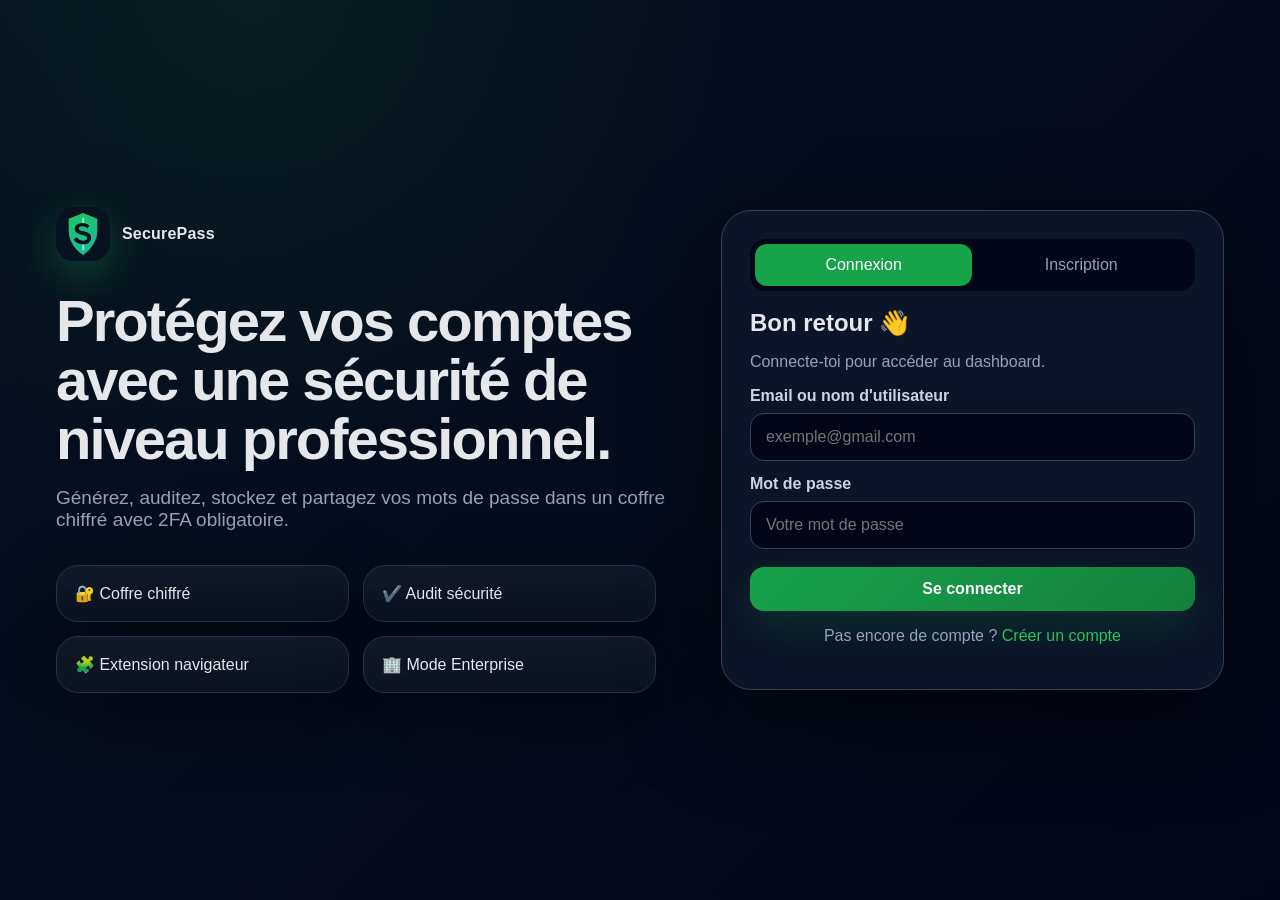
<file: templates/index.html>
<!doctype html><html lang="fr"><head>
<meta charset="utf-8"><meta name="viewport" content="width=device-width,initial-scale=1">
<link rel="icon" type="image/svg+xml" href="/static/logo.svg">
<link rel="alternate icon" href="/static/favicon.ico">
<link rel="stylesheet" href="/static/style.css?v=51">
<title>SecurePass — SaaS sécurité des mots de passe</title>
<link rel="stylesheet" href="/static/style.css?v=52">
</head><body>
<div id="toast-root"></div>
<section id="authScreen" class="auth-page">
  <div class="auth-left">
    <div class="brand-row"><img class="brand-logo-img" src="/static/logo.svg" alt="SecurePass"><span>SecurePass</span></div>
    <h1>Protégez vos comptes avec une sécurité de niveau professionnel.</h1>
    <p>Générez, auditez, stockez et partagez vos mots de passe dans un coffre chiffré avec 2FA obligatoire.</p>
    <div class="trust-grid">
      <div>🔐 Coffre chiffré</div><div>✔️ Audit sécurité</div><div>🧩 Extension navigateur</div><div>🏢 Mode Enterprise</div>
    </div>
  </div>
  <div class="auth-card">
    <div class="tabs"><button id="loginTab" class="active" onclick="showAuth('login')">Connexion</button><button id="registerTab" onclick="showAuth('register')">Inscription</button></div>
    <form id="loginForm" onsubmit="login(event)">
      <h2>Bon retour 👋</h2><p class="muted">Connecte-toi pour accéder au dashboard.</p>
      <label>Email ou nom d'utilisateur</label><input id="loginIdentifier" autocomplete="username" placeholder="exemple@gmail.com">
      <label>Mot de passe</label><input id="loginPassword" type="password" autocomplete="current-password" placeholder="Votre mot de passe">
      <div id="otpBox" class="hidden"><label>Code 2FA</label><input id="loginOtp" placeholder="123456"></div>
      <button class="primary full" type="submit">Se connecter</button>
      <p class="switch">Pas encore de compte ? <a onclick="showAuth('register')">Créer un compte</a></p>
    </form>
    <form id="registerForm" class="hidden" onsubmit="register(event)">
      <h2>Créer un compte</h2><p class="muted">Commence gratuitement. 2FA obligatoire après connexion.</p>
      <label>Nom d'utilisateur</label><input id="regUsername" autocomplete="username" placeholder="nom">
      <label>Email</label><input id="regEmail" type="email" autocomplete="email" placeholder="exemple@gmail.com">
      <label>Mot de passe</label><input id="regPassword" type="password" autocomplete="new-password" placeholder="Minimum 12 caractères">
      <button class="primary full" type="submit">Créer mon compte</button>
      <p class="switch">Déjà un compte ? <a onclick="showAuth('login')">Se connecter</a></p>
    </form>
  </div>
</section>

<section id="twofaGate" class="hidden gate-page">
  <div class="gate-card">
    <div class="logo big">S</div><h2>Double authentification obligatoire</h2>
    <p class="muted">Active la 2FA avant d’utiliser SecurePass. Scanne le QR Code avec Google Authenticator ou Microsoft Authenticator.</p>
    <button class="primary" onclick="setup2FA()">Générer le QR Code</button>
    <div id="qrArea" class="qr-area"></div>
    <input id="twofaCode" placeholder="Code 2FA à 6 chiffres">
    <button class="primary full" onclick="enable2FA()">Activer la 2FA</button>
    <button class="ghost full" onclick="logout()">Déconnexion</button>
  </div>
</section>

<section id="appScreen" class="hidden app-layout">
  <aside class="sidebar">
    <div class="brand-row"><img class="brand-logo-img" src="/static/logo.svg" alt="SecurePass"><span>SecurePass</span></div>
    <nav>
      <button onclick="view('dashboard')">Dashboard</button><button onclick="view('generator')">Générateur</button><button onclick="view('vault')">Coffre</button><button data-billing-nav onclick="view('billing')">Abonnement</button><button onclick="view('enterprise')">Enterprise</button><button onclick="view('settings')">Paramètres</button>
    </nav>
    <button class="logout" onclick="logout()">Déconnexion</button>
  </aside>
  <main><header class="topbar"><div><h2 id="pageTitle">Dashboard</h2><p id="userLine" class="muted"></p></div><span id="planPill" class="pill">Free</span></header><div id="content"></div></main>
</section>
<script src="/static/app.js?v=52"></script>
</body></html>
</file>
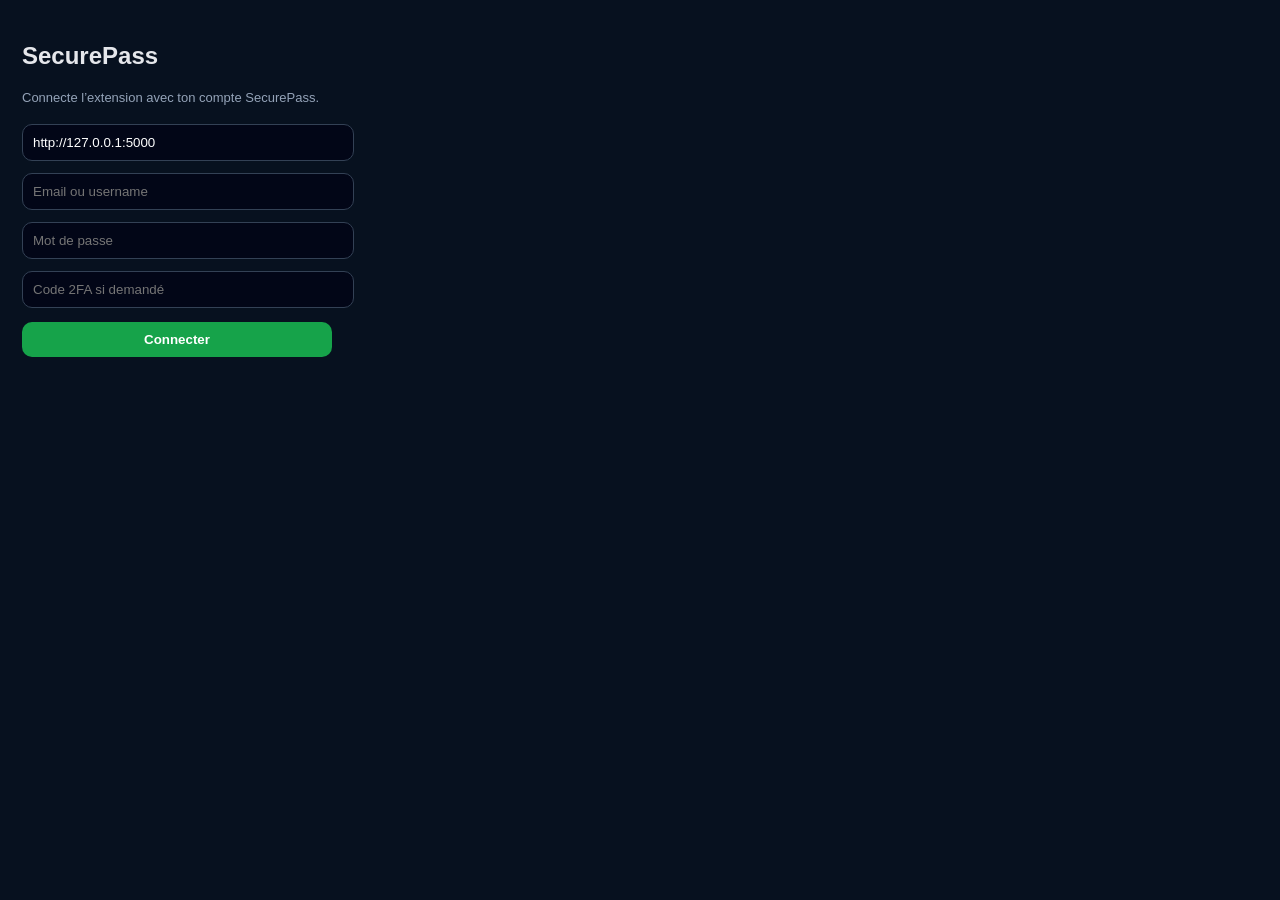
<file: browser_extension/popup.html>
<!doctype html><html><head><meta charset="utf-8"><style>body{width:310px;background:#07111f;color:#e5e7eb;font-family:Arial;padding:14px}input{width:100%;padding:10px;margin:6px 0;background:#020617;color:white;border:1px solid #334155;border-radius:10px}button{width:100%;padding:10px;background:#16a34a;color:white;border:0;border-radius:10px;margin-top:8px;font-weight:700}.muted{color:#94a3b8;font-size:13px}</style></head><body><h2>SecurePass</h2><p class="muted">Connecte l’extension avec ton compte SecurePass.</p><input id="api" value="http://127.0.0.1:5000"><input id="identifier" placeholder="Email ou username"><input id="password" type="password" placeholder="Mot de passe"><input id="otp" placeholder="Code 2FA si demandé"><button id="login">Connecter</button><p id="status" class="muted"></p><script src="popup.js"></script></body></html>
</file>
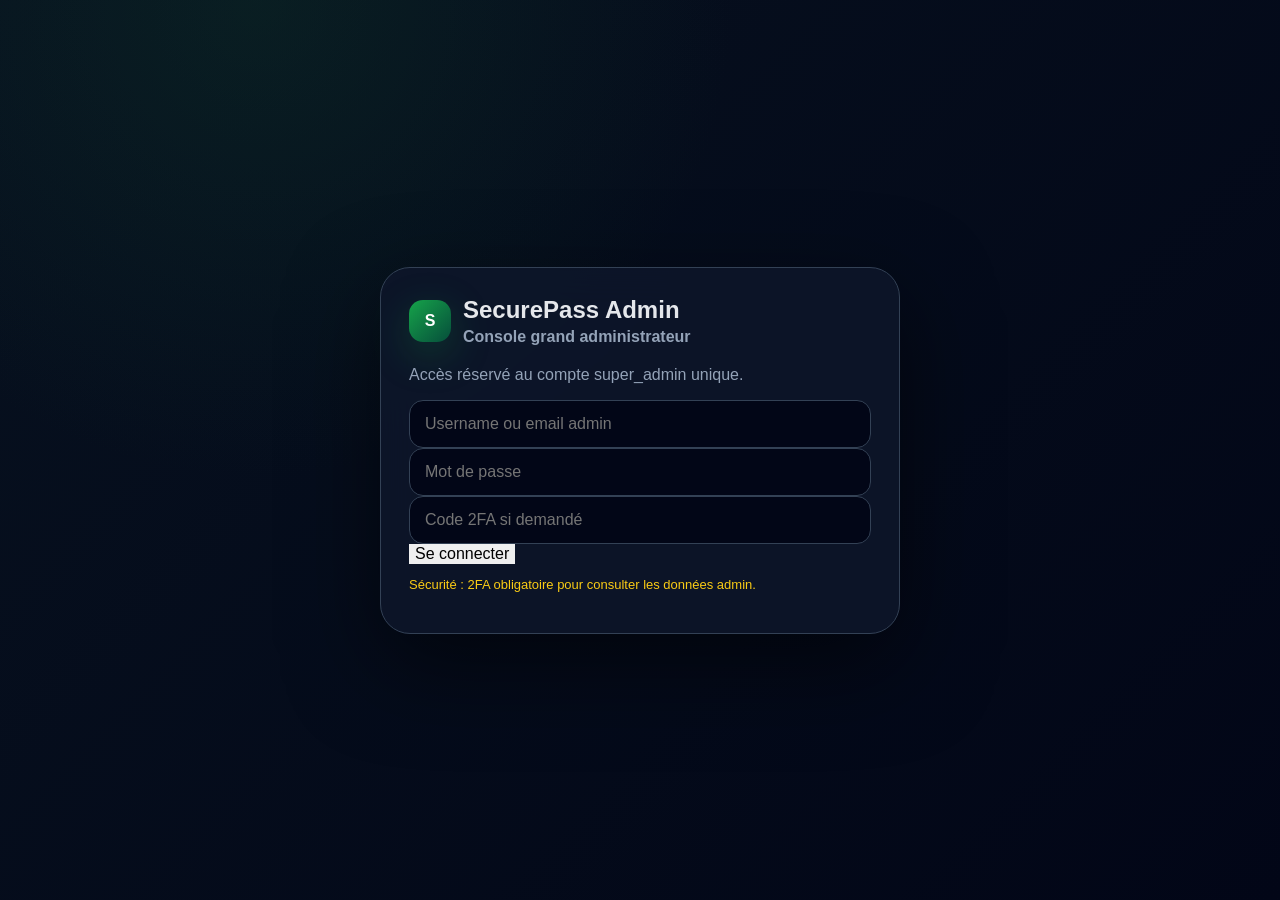
<file: templates/admin.html>
<!doctype html>
<html lang="fr">
<head>
  <meta charset="utf-8">
  <meta name="viewport" content="width=device-width,initial-scale=1">
  <title>SecurePass Admin Console</title>
  <link rel="stylesheet" href="/static/style.css?v=52">
</head>
<body>
<div id="toast-root"></div>

<section id="adminLogin" class="auth-shell">
  <div class="auth-card pro-auth">
    <div class="brand-row big"><div class="logo">S</div><div><h1>SecurePass Admin</h1><p>Console grand administrateur</p></div></div>
    <p class="muted">Accès réservé au compte super_admin unique.</p>
    <input id="adminIdentifier" autocomplete="username" placeholder="Username ou email admin">
    <input id="adminPassword" type="password" autocomplete="current-password" placeholder="Mot de passe">
    <input id="adminOtp" autocomplete="one-time-code" placeholder="Code 2FA si demandé">
    <button onclick="adminLogin()">Se connecter</button>
    <p class="warning-text">Sécurité : 2FA obligatoire pour consulter les données admin.</p>
  </div>
</section>

<section id="adminApp" class="app-layout hidden">
  <aside class="sidebar">
    <div class="brand-row"><div class="logo">S</div><span>Admin Console</span></div>
    <nav>
      <button onclick="loadStats()">Vue globale</button>
      <button onclick="loadUsers()">Utilisateurs</button>
      <button onclick="loadPayments()">Paiements</button>
      <button onclick="loadOrganizations()">Entreprises</button>
      <button onclick="loadLogs()">Logs sécurité</button>
    </nav>
    <button class="logout" onclick="adminLogout()">Déconnexion</button>
  </aside>
  <main>
    <header class="topbar"><div><h2>Grand admin SecurePass</h2><p id="adminWho" class="muted"></p></div><span class="pill success">super_admin unique</span></header>
    <div id="adminContent" class="grid"></div>
  </main>
</section>
<script src="/static/admin.js?v=52"></script>
</body>
</html>
</file>
<file: static/style.css>
:root{--bg:#07111f;--bg2:#0b1728;--card:#111827;--card2:#0f172a;--line:#243244;--text:#e5e7eb;--muted:#94a3b8;--green:#16a34a;--green2:#22c55e;--red:#ef4444;--yellow:#f59e0b;--blue:#38bdf8}*{box-sizing:border-box}body{margin:0;background:radial-gradient(circle at 20% 0%,#0f3b2b55,transparent 35%),linear-gradient(135deg,var(--bg),#020617);color:var(--text);font-family:Inter,Segoe UI,Arial,sans-serif}button,input,select{font:inherit}button{border:0;cursor:pointer}.hidden{display:none!important}.brand-row{display:flex;align-items:center;gap:12px;font-weight:800}.logo{width:42px;height:42px;border-radius:14px;background:linear-gradient(135deg,var(--green),#064e3b);display:grid;place-items:center;color:white;font-weight:900;box-shadow:0 12px 40px #16a34a44}.logo.big{width:68px;height:68px;border-radius:22px;margin:auto}.auth-page{min-height:100vh;display:grid;grid-template-columns:1.1fr .9fr;gap:50px;align-items:center;padding:56px;max-width:1280px;margin:auto}.auth-left h1{font-size:58px;line-height:1.02;margin:30px 0 18px;letter-spacing:-2px}.auth-left p{font-size:19px;color:var(--muted);max-width:700px}.trust-grid{display:grid;grid-template-columns:repeat(2,minmax(170px,1fr));gap:14px;margin-top:34px;max-width:600px}.trust-grid div,.card{background:linear-gradient(180deg,#111827,#0b1220);border:1px solid var(--line);border-radius:22px;padding:18px;box-shadow:0 24px 70px #0006}.auth-card{background:rgba(15,23,42,.86);backdrop-filter:blur(18px);border:1px solid #334155;border-radius:30px;padding:28px;box-shadow:0 30px 90px #0008}.tabs{display:grid;grid-template-columns:1fr 1fr;background:#020617;border-radius:16px;padding:5px;margin-bottom:18px}.tabs button{background:transparent;color:var(--muted);padding:12px;border-radius:12px}.tabs button.active{background:var(--green);color:white}h2,h3{margin:0 0 10px}label{display:block;margin:14px 0 8px;color:#cbd5e1;font-weight:650}input,select{width:100%;padding:14px 15px;border-radius:14px;border:1px solid #334155;background:#020617;color:white;outline:none}input:focus,select:focus{border-color:var(--green);box-shadow:0 0 0 4px #16a34a22}.primary{background:linear-gradient(135deg,var(--green),#15803d);color:white;padding:13px 18px;border-radius:14px;font-weight:800;box-shadow:0 16px 40px #16a34a30}.primary:hover{background:linear-gradient(135deg,var(--green2),var(--green))}.full{width:100%;margin-top:18px}.ghost{background:#1e293b;color:var(--text);padding:13px 18px;border-radius:14px}.muted{color:var(--muted)}.switch{text-align:center;color:var(--muted)}a{color:var(--green2);cursor:pointer;text-decoration:none}.gate-page{min-height:100vh;display:grid;place-items:center;padding:30px}.gate-card{width:min(520px,95vw);background:rgba(15,23,42,.92);border:1px solid var(--line);border-radius:30px;padding:30px;text-align:center;box-shadow:0 30px 90px #0008}.qr-area img{max-width:220px;border-radius:16px;background:white;padding:10px;margin:18px auto;display:block}.app-layout{min-height:100vh;display:grid;grid-template-columns:270px 1fr}.sidebar{background:#020617;border-right:1px solid var(--line);padding:22px;display:flex;flex-direction:column;gap:24px;position:sticky;top:0;height:100vh}.sidebar nav{display:grid;gap:8px}.sidebar nav button,.logout{background:transparent;color:#cbd5e1;text-align:left;padding:13px 14px;border-radius:14px}.sidebar nav button:hover,.logout:hover{background:#0f172a;color:white}.logout{margin-top:auto;background:#1e293b}main{padding:28px;overflow:auto}.topbar{display:flex;align-items:center;justify-content:space-between;margin-bottom:24px}.pill{background:#052e1a;color:#86efac;border:1px solid #16a34a55;padding:8px 13px;border-radius:999px;font-weight:800;text-transform:uppercase}.grid{display:grid;grid-template-columns:repeat(3,minmax(220px,1fr));gap:16px}.grid2{display:grid;grid-template-columns:repeat(2,minmax(260px,1fr));gap:16px}.card h3{font-size:18px}.big-number{font-size:44px;font-weight:900;color:white;margin:8px 0}.row{display:flex;gap:10px;align-items:center;flex-wrap:wrap}.danger{background:var(--red)}.warn{background:var(--yellow);color:#111827}.table{width:100%;border-collapse:collapse}.table th,.table td{padding:12px;border-bottom:1px solid var(--line);text-align:left}.table th{color:var(--muted)}.price{font-size:38px;font-weight:900}.toast{position:fixed;right:22px;bottom:22px;background:#111827;border:1px solid #334155;color:white;padding:14px 16px;border-radius:16px;box-shadow:0 20px 60px #0008;z-index:99999;max-width:360px}.toast.error{border-color:#ef4444}.toast.ok{border-color:#16a34a}.linkbtn{display:inline-block}@media(max-width:900px){.auth-page{grid-template-columns:1fr;padding:22px}.auth-left h1{font-size:38px}.app-layout{grid-template-columns:1fr}.sidebar{position:relative;height:auto}.grid,.grid2{grid-template-columns:1fr}}
/* V38 extension weak password detection */
.inline{display:flex;gap:10px;align-items:center}.inline input{flex:1}.hint{font-size:13px;color:#facc15;margin-top:12px}.small-input{max-width:220px;padding:10px}.between{justify-content:space-between;align-items:center}.vault-item{display:flex;justify-content:space-between;gap:12px;align-items:flex-start;border:1px solid rgba(148,163,184,.22);background:rgba(15,23,42,.45);border-radius:14px;padding:14px;margin:10px 0}.vault-actions{display:flex;gap:8px;flex-wrap:wrap;justify-content:flex-end}.danger{background:#7f1d1d!important;color:#fff!important;border:1px solid #ef4444!important}code{display:inline-block;margin-top:8px;padding:6px 8px;border-radius:8px;background:#020617;color:#bbf7d0;word-break:break-all}

/* V38 */
.source-badge{font-size:11px;color:#86efac;border:1px solid #16a34a55;background:#052e1a;border-radius:999px;padding:3px 7px;margin-left:6px}.audit-card{margin-top:14px;background:#020617;border:1px solid #334155;border-radius:16px;padding:14px}.audit-row{border-top:1px solid #243244;padding:10px 0}.audit-row:first-of-type{border-top:0}

/* V39 coffre verrouillé propre */
.center-card{display:grid;place-items:center;min-height:60vh}.vault-gate{width:min(560px,100%);padding:28px}.vault-gate h2{font-size:26px}.vault-gate .hint{color:#facc15}.vault-item code[data-visible="1"]{color:#fef3c7;background:#1e293b}.vault-actions button{white-space:nowrap}

/* V40 coffre pro : champs propres + meilleur focus */
.card form input:-webkit-autofill,
.card input:-webkit-autofill {
  -webkit-text-fill-color: #e5e7eb !important;
  transition: background-color 9999s ease-in-out 0s;
  box-shadow: 0 0 0 1000px #020617 inset !important;
}
.card input:focus {
  border-color: #22c55e;
  box-shadow: 0 0 0 3px rgba(34,197,94,.14);
  outline: none;
}
.vault-item { border: 1px solid rgba(148,163,184,.18); }

/* V41 polish */
.brand-logo-img{width:42px;height:42px;border-radius:14px;box-shadow:0 14px 40px rgba(34,197,94,.28)}
.auth-left .brand-logo-img{width:54px;height:54px;border-radius:18px}.brand-row{gap:12px;align-items:center}.brand-row span{letter-spacing:.2px}.topbar #userLine{font-weight:700;color:#e5e7eb}.topbar #userLine::before{content:'@';color:#22c55e;margin-right:1px}.settings-grid{display:grid;grid-template-columns:1.3fr 1fr;gap:18px;align-items:start}.settings-grid .profile-card{grid-row:span 2}.section-head{display:flex;justify-content:space-between;align-items:center;gap:12px}.mini-pill{font-size:12px;font-weight:800;color:#86efac;background:rgba(22,163,74,.14);border:1px solid rgba(34,197,94,.35);padding:6px 10px;border-radius:999px}.soft-sep{border:0;border-top:1px solid rgba(148,163,184,.18);margin:22px 0}.profile-card h4{margin:8px 0 12px}.profile-card input:disabled{opacity:.65;cursor:not-allowed;background:rgba(148,163,184,.08)}
@media(max-width:900px){.settings-grid{grid-template-columns:1fr}.settings-grid .profile-card{grid-row:auto}.brand-logo-img{width:38px;height:38px}}
.auth-shell{min-height:100vh;display:grid;place-items:center;padding:30px}.pro-auth{width:min(520px,94vw)}.brand-row.big{margin-bottom:20px}.brand-row.big h1{margin:0}.brand-row.big p{margin:4px 0 0;color:var(--muted)}.warning-text{color:#facc15;font-size:13px}.toast.success{border-color:#16a34a}.toast.info{border-color:#38bdf8}.table button{background:#1e293b;color:white;padding:8px 10px;border-radius:10px;margin:2px}.table button:hover{background:#334155}

/* V44 subscription cancellation */
.danger-zone{border:1px solid rgba(239,68,68,.35);box-shadow:0 0 0 1px rgba(239,68,68,.08) inset}
button:disabled{opacity:.55;cursor:not-allowed}
.enterprise-header{display:flex;justify-content:space-between;align-items:center;gap:20px;background:linear-gradient(135deg,rgba(22,163,74,.18),rgba(17,24,39,.96));}
.enterprise-header h2{margin:.25rem 0;font-size:2rem;letter-spacing:-.02em;}
.org-stats{display:flex;gap:12px;flex-wrap:wrap;}
.org-stats div{min-width:110px;padding:14px;border:1px solid rgba(148,163,184,.22);border-radius:14px;background:rgba(2,6,23,.42);text-align:center;}
.org-stats strong{display:block;color:#22c55e;font-size:1.25rem;}
.org-stats span{font-size:.82rem;color:#93a4bb;}
.enterprise-hero{max-width:760px;background:radial-gradient(circle at top left,rgba(34,197,94,.18),transparent 35%),#111827;}
.feature-list{list-style:none;padding:0;margin:18px 0;color:#cbd5e1;line-height:1.9;}
.price-card{position:relative;overflow:hidden;}
.price-card:before{content:"";position:absolute;inset:0;background:radial-gradient(circle at top right,rgba(34,197,94,.12),transparent 40%);pointer-events:none;}
.metric-line{padding:10px 0;border-bottom:1px solid rgba(148,163,184,.14);color:#cbd5e1;}
.log-line{padding:8px 0;border-bottom:1px solid rgba(148,163,184,.12);color:#cbd5e1;}
</file>
